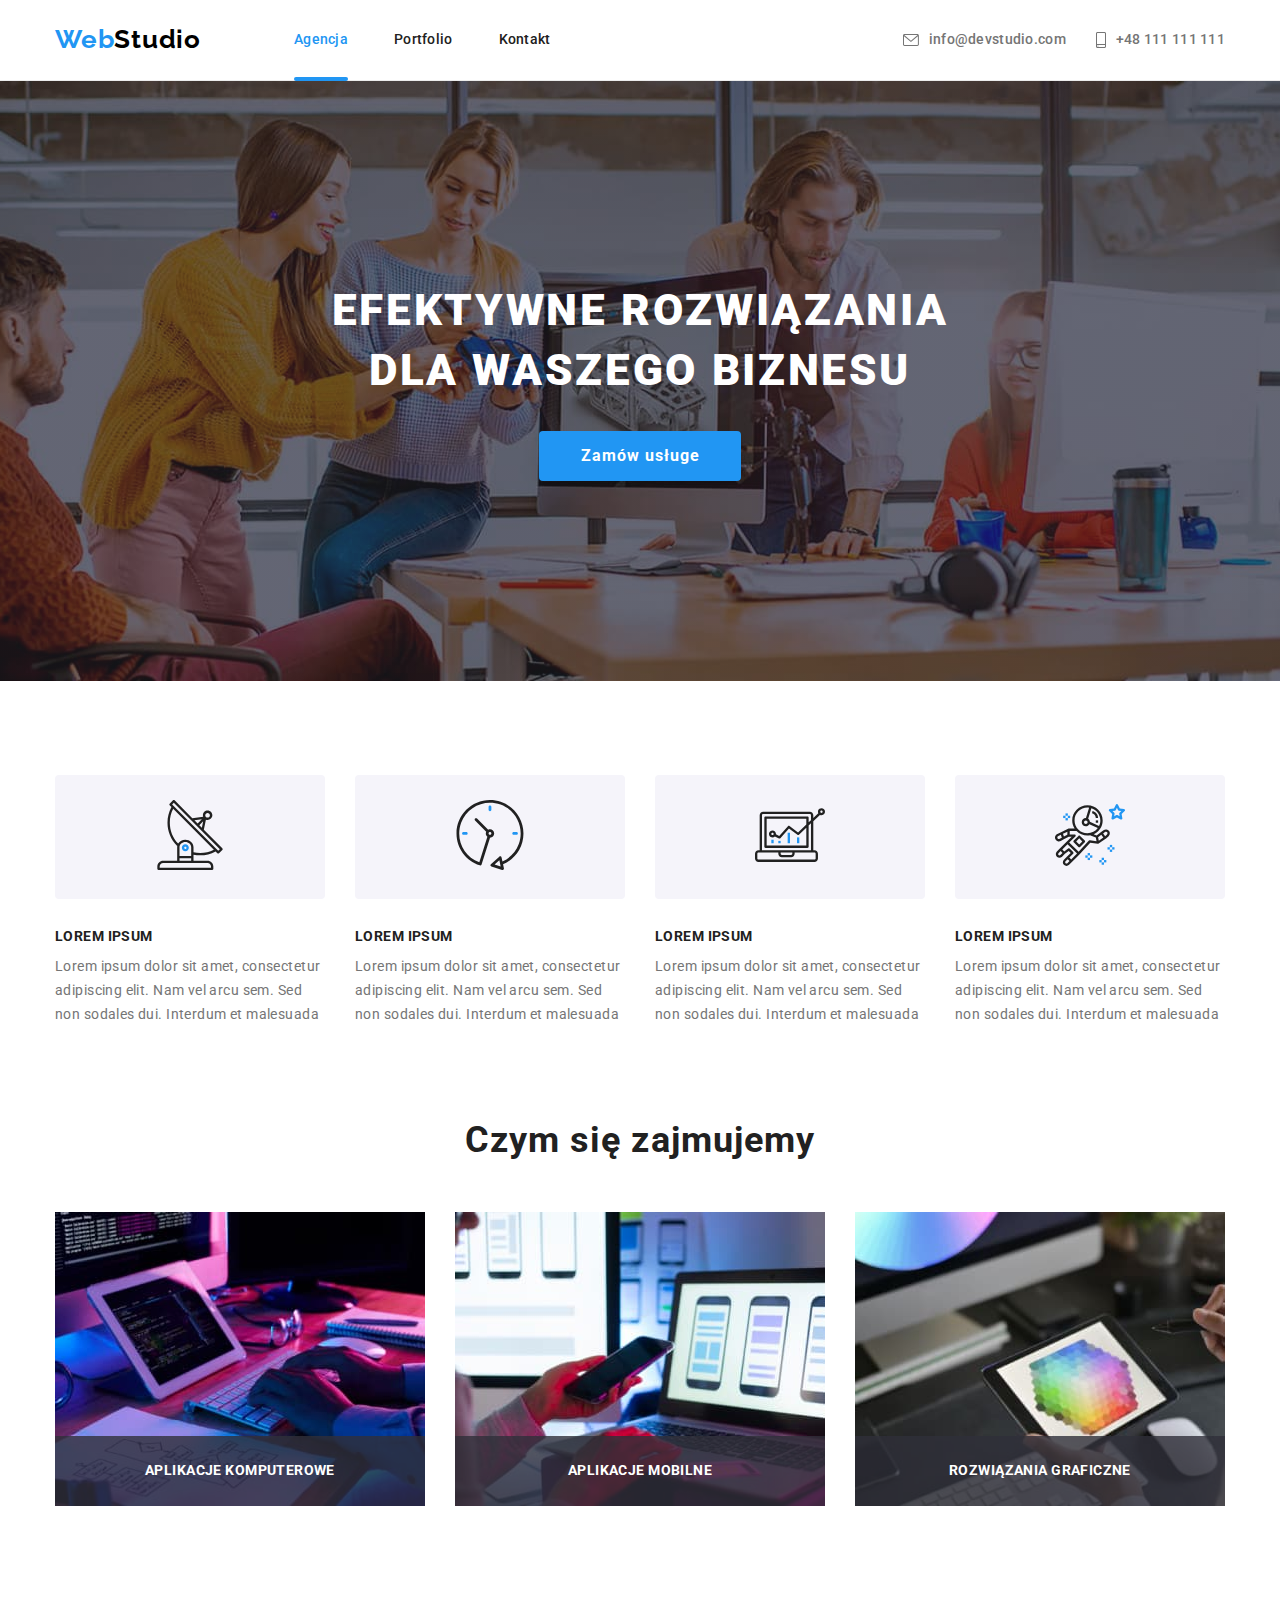
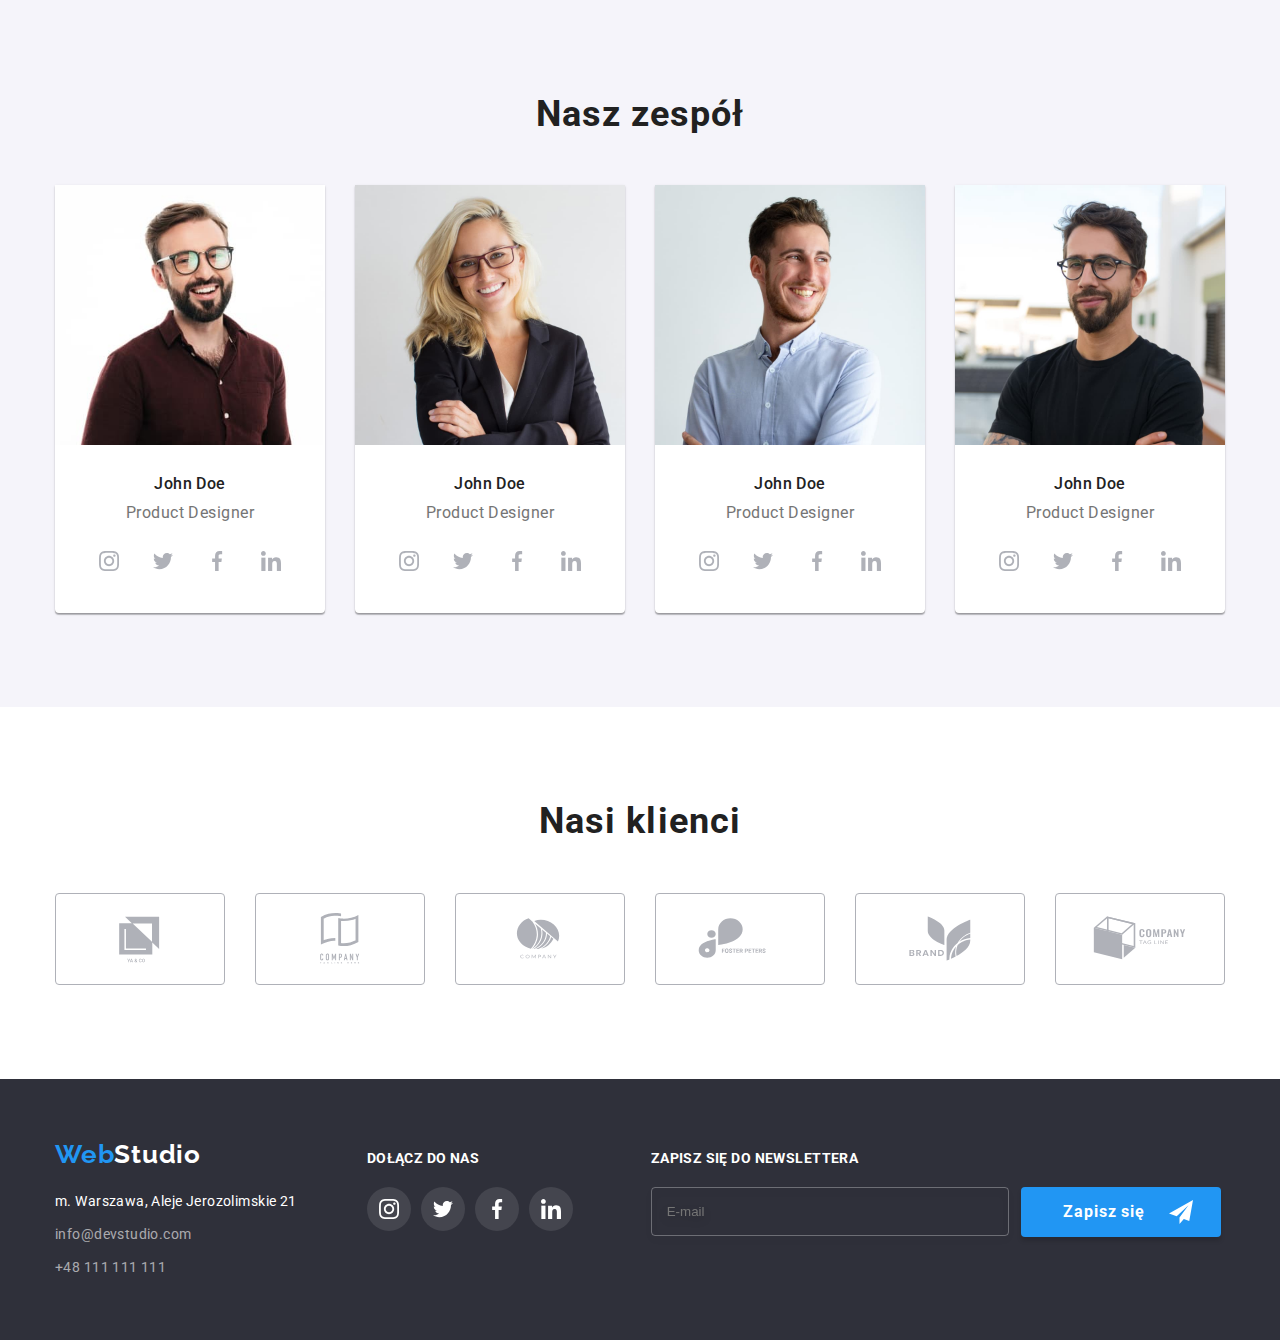
<file: index.html>
<!DOCTYPE html>
<html lang="pl">
    <head>
        <meta charset="UTF-8" />
        <meta http-equiv="X-UA-Compatible" content="IE=edge" />
        <meta name="viewport" content="width=device-width, initial-scale=1.0" />
        <title>Studio</title>
        <link
            rel="stylesheet"
            href="https://cdnjs.cloudflare.com/ajax/libs/modern-normalize/1.1.0/modern-normalize.min.css"
            integrity="sha512-wpPYUAdjBVSE4KJnH1VR1HeZfpl1ub8YT/NKx4PuQ5NmX2tKuGu6U/JRp5y+Y8XG2tV+wKQpNHVUX03MfMFn9Q=="
            crossorigin="anonymous"
            referrerpolicy="no-referrer"
        />
        <link rel="preconnect" href="https://fonts.googleapis.com" />
        <link rel="preconnect" href="https://fonts.gstatic.com" crossorigin />
        <link
            href="https://fonts.googleapis.com/css2?family=Raleway:wght@700&family=Roboto:wght@400;500;700;900&display=swap"
            rel="stylesheet"
        />
        <link rel="stylesheet" href="./css/main.min.css" />
    </head>
    <body>
        <!-- HEADER -->
        <header class="header">
            <div class="container">
                <!-- MENU -->
                <div class="menu">
                    <!-- HEADER LOGO -->
                    <a href="./index.html" class="logo"
                        >Web<span class="logo logo--black">Studio</span></a
                    >
                    <!-- HEADER NAV -->
                    <nav class="navigation">
                        <a href="./index.html" class="navigation__link navigation__link--active"
                            >Agencja</a
                        >
                        <a href="./portfolio.html" class="navigation__link">Portfolio</a>
                        <a href="#" class="navigation__link">Kontakt</a>
                    </nav>
                </div>
                <!-- CONTACT -->
                <div class="contact">
                    <a href="mailto:info@devstudio.com" class="contact__link"
                        ><svg width="16" height="12">
                            <use href="./images/icons.svg#icon-envelope"></use>
                        </svg>
                        info@devstudio.com</a
                    >
                    <a href="tel:+48111111111" class="contact__link"
                        ><svg width="10" height="16">
                            <use href="./images/icons.svg#icon-smartphone"></use>
                        </svg>
                        +48&nbsp;111&nbsp;111&nbsp;111</a
                    >
                </div>
            </div>
        </header>
        <!-- STUDIO -->
        <main>
            <!-- SOLUTION -->
            <section class="solution">
                <div class="container">
                    <h1 class="solution__title">EFEKTYWNE ROZWIĄZANIA DLA WASZEGO BIZNESU</h1>
                    <button type="button" class="btn btn--primary solution__btn" data-modal-open>
                        Zamów usługe
                    </button>
                </div>
            </section>
            <!-- ADVENTAGES -->
            <section class="adventages section">
                <div class="container">
                    <div class="adventages__card">
                        <div class="adventages__img">
                            <svg width="70" height="70">
                                <use href="./images/icons.svg#icon-antenna"></use>
                            </svg>
                        </div>
                        <h3 class="adventages__title">LOREM IPSUM</h3>
                        <p class="adventages__description">
                            Lorem ipsum dolor sit amet, consectetur adipiscing elit. Nam vel arcu
                            sem. Sed non sodales dui. Interdum et malesuada
                        </p>
                    </div>
                    <div class="adventages__card">
                        <div class="adventages__img">
                            <svg width="70" height="70">
                                <use href="./images/icons.svg#icon-clock"></use>
                            </svg>
                        </div>
                        <h3 class="adventages__title">LOREM IPSUM</h3>
                        <p class="adventages__description">
                            Lorem ipsum dolor sit amet, consectetur adipiscing elit. Nam vel arcu
                            sem. Sed non sodales dui. Interdum et malesuada
                        </p>
                    </div>
                    <div class="adventages__card">
                        <div class="adventages__img">
                            <svg width="70" height="70">
                                <use href="./images/icons.svg#icon-diagram"></use>
                            </svg>
                        </div>
                        <h3 class="adventages__title">LOREM IPSUM</h3>
                        <p class="adventages__description">
                            Lorem ipsum dolor sit amet, consectetur adipiscing elit. Nam vel arcu
                            sem. Sed non sodales dui. Interdum et malesuada
                        </p>
                    </div>
                    <div class="adventages__card">
                        <div class="adventages__img">
                            <svg width="70" height="70">
                                <use href="./images/icons.svg#icon-astronaut"></use>
                            </svg>
                        </div>
                        <h3 class="adventages__title">LOREM IPSUM</h3>
                        <p class="adventages__description">
                            Lorem ipsum dolor sit amet, consectetur adipiscing elit. Nam vel arcu
                            sem. Sed non sodales dui. Interdum et malesuada
                        </p>
                    </div>
                </div>
            </section>
            <!-- JOB -->
            <section class="job section">
                <div class="container">
                    <h2 class="section__title">Czym się zajmujemy</h2>
                    <div class="job__list">
                        <div class="job__item">
                            <img
                                src="./images/main_page/what_we_do/what_we_do_1.jpg"
                                alt="#"
                                width="370"
                                height="294"
                            />
                            <p class="job__description">Aplikacje komputerowe</p>
                        </div>
                        <div class="job__item">
                            <img
                                src="./images/main_page/what_we_do/what_we_do_2.jpg"
                                alt="#"
                                width="370"
                                height="294"
                            />
                            <p class="job__description">Aplikacje mobilne</p>
                        </div>
                        <div class="job__item">
                            <img
                                src="./images/main_page/what_we_do/what_we_do_3.jpg"
                                alt="#"
                                width="370"
                                height="294"
                            />
                            <p class="job__description">Rozwiązania graficzne</p>
                        </div>
                    </div>
                </div>
            </section>
            <!-- TEAM -->
            <section class="team section">
                <div class="container">
                    <h2 class="section__title">Nasz zespół</h2>
                    <div class="team__list">
                        <figure class="team__item">
                            <img
                                src="./images/main_page/our_squad/product_designer.jpg"
                                alt="#"
                                width="270"
                                height="260"
                            />
                            <figcaption class="team__figcaption">
                                <h3 class="team__title">John Doe</h3>
                                <p class="team__description">Product Designer</p>
                                <div class="social-media">
                                    <a href="#" class="social-media__icon">
                                        <svg width="20" height="20">
                                            <use href="./images/icons.svg#icon-instagram"></use>
                                        </svg> </a
                                    ><a href="#" class="social-media__icon">
                                        <svg width="20" height="20">
                                            <use href="./images/icons.svg#icon-twitter"></use>
                                        </svg> </a
                                    ><a href="#" class="social-media__icon">
                                        <svg width="20" height="20">
                                            <use href="./images/icons.svg#icon-facebook"></use>
                                        </svg> </a
                                    ><a href="#" class="social-media__icon">
                                        <svg width="20" height="20">
                                            <use href="./images/icons.svg#icon-linkedin"></use>
                                        </svg>
                                    </a>
                                </div>
                            </figcaption>
                        </figure>
                        <figure class="team__item">
                            <img
                                src="./images/main_page/our_squad/frontend_developer.jpg"
                                alt="#"
                                width="270"
                                height="260"
                            />
                            <figcaption class="team__figcaption">
                                <h3 class="team__title">John Doe</h3>
                                <p class="team__description">Product Designer</p>
                                <div class="social-media">
                                    <a href="#" class="social-media__icon">
                                        <svg width="20" height="20">
                                            <use href="./images/icons.svg#icon-instagram"></use>
                                        </svg> </a
                                    ><a href="#" class="social-media__icon">
                                        <svg width="20" height="20">
                                            <use href="./images/icons.svg#icon-twitter"></use>
                                        </svg> </a
                                    ><a href="#" class="social-media__icon">
                                        <svg width="20" height="20">
                                            <use href="./images/icons.svg#icon-facebook"></use>
                                        </svg> </a
                                    ><a href="#" class="social-media__icon">
                                        <svg width="20" height="20">
                                            <use href="./images/icons.svg#icon-linkedin"></use>
                                        </svg>
                                    </a>
                                </div>
                            </figcaption>
                        </figure>
                        <figure class="team__item">
                            <img
                                src="./images/main_page/our_squad/marketer.jpg"
                                alt="#"
                                width="270"
                                height="260"
                            />
                            <figcaption class="team__figcaption">
                                <h3 class="team__title">John Doe</h3>
                                <p class="team__description">Product Designer</p>
                                <div class="social-media">
                                    <a href="#" class="social-media__icon">
                                        <svg width="20" height="20">
                                            <use href="./images/icons.svg#icon-instagram"></use>
                                        </svg> </a
                                    ><a href="#" class="social-media__icon">
                                        <svg width="20" height="20">
                                            <use href="./images/icons.svg#icon-twitter"></use>
                                        </svg> </a
                                    ><a href="#" class="social-media__icon">
                                        <svg width="20" height="20">
                                            <use href="./images/icons.svg#icon-facebook"></use>
                                        </svg> </a
                                    ><a href="#" class="social-media__icon">
                                        <svg width="20" height="20">
                                            <use href="./images/icons.svg#icon-linkedin"></use>
                                        </svg>
                                    </a>
                                </div>
                            </figcaption>
                        </figure>
                        <figure class="team__item">
                            <img
                                src="./images/main_page/our_squad/ui_designer.jpg"
                                alt="#"
                                width="270"
                                height="260"
                            />
                            <figcaption class="team__figcaption">
                                <h3 class="team__title">John Doe</h3>
                                <p class="team__description">Product Designer</p>
                                <div class="social-media">
                                    <a href="#" class="social-media__icon">
                                        <svg width="20" height="20">
                                            <use href="./images/icons.svg#icon-instagram"></use>
                                        </svg> </a
                                    ><a href="#" class="social-media__icon">
                                        <svg width="20" height="20">
                                            <use href="./images/icons.svg#icon-twitter"></use>
                                        </svg> </a
                                    ><a href="#" class="social-media__icon">
                                        <svg width="20" height="20">
                                            <use href="./images/icons.svg#icon-facebook"></use>
                                        </svg> </a
                                    ><a href="#" class="social-media__icon">
                                        <svg width="20" height="20">
                                            <use href="./images/icons.svg#icon-linkedin"></use>
                                        </svg>
                                    </a>
                                </div>
                            </figcaption>
                        </figure>
                    </div>
                </div>
            </section>
            <!-- CLIENTS -->
            <section class="clients section">
                <div class="container">
                    <h2 class="section__title">Nasi klienci</h2>
                    <div class="clients__list">
                        <a href="#" class="clients__item">
                            <svg width="106" height="60">
                                <use href="./images/icons.svg#icon-company_yaco"></use>
                            </svg>
                        </a>
                        <a href="#" class="clients__item">
                            <svg width="106" height="60">
                                <use href="./images/icons.svg#icon-company_tagline_here"></use>
                            </svg>
                        </a>
                        <a href="#" class="clients__item">
                            <svg width="106" height="60">
                                <use href="./images/icons.svg#icon-company_noname"></use>
                            </svg>
                        </a>
                        <a href="#" class="clients__item">
                            <svg width="106" height="60">
                                <use href="./images/icons.svg#icon-company_forster_peters"></use>
                            </svg>
                        </a>
                        <a href="#" class="clients__item">
                            <svg width="106" height="60">
                                <use href="./images/icons.svg#icon-company_brand"></use>
                            </svg>
                        </a>
                        <a href="#" class="clients__item">
                            <svg width="106" height="60">
                                <use href="./images/icons.svg#icon-company_tag_line"></use>
                            </svg>
                        </a>
                    </div>
                </div>
            </section>
        </main>
        <!-- FOOTER -->
        <footer class="footer">
            <div class="container">
                <!-- FOOTER LOGO + ADDRESS -->
                <div class="footer__address">
                    <!-- FOOTER LOGO-->
                    <a href="./index.html" class="logo"
                        >Web<span class="logo logo--white">Studio</span></a
                    >
                    <!-- FOOTER ADDRESS -->
                    <address class="address">
                        <p>m. Warszawa, Aleje Jerozolimskie 21</p>
                        <a href="mailto:info@devstudio.com" class="address__link"
                            >info@devstudio.com</a
                        >
                        <a href="tel:+48111111111" class="address__link">+48 111 111 111</a>
                    </address>
                </div>
                <!-- FOOTER SOCIAL -->
                <div class="footer__social">
                    <p class="footer__title">Dołącz do nas</p>
                    <div class="social-media">
                        <a href="#" class="social-media__icon social-media__icon--footer">
                            <svg width="20" height="20">
                                <use href="./images/icons.svg#icon-instagram"></use>
                            </svg>
                        </a>
                        <a href="#" class="social-media__icon social-media__icon--footer">
                            <svg width="20" height="20">
                                <use href="./images/icons.svg#icon-twitter"></use>
                            </svg>
                        </a>
                        <a href="#" class="social-media__icon social-media__icon--footer">
                            <svg width="20" height="20">
                                <use href="./images/icons.svg#icon-facebook"></use>
                            </svg>
                        </a>
                        <a href="#" class="social-media__icon social-media__icon--footer">
                            <svg width="20" height="20">
                                <use href="./images/icons.svg#icon-linkedin"></use>
                            </svg>
                        </a>
                    </div>
                </div>
                <!-- FOOTER FORM -->
                <div class="footer__form">
                    <p class="footer__title">Zapisz się do newslettera</p>
                    <form class="subscribe">
                        <input
                            type="email"
                            placeholder="E-mail"
                            name="newsletter-email"
                            class="subscribe__input"
                        />
                        <button type="submit" class="btn btn--primary subscribe__btn">
                            Zapisz się
                            <svg width="24" height="24">
                                <use href="./images/icons.svg#icon-icon-send"></use>
                            </svg>
                        </button>
                    </form>
                </div>
            </div>
        </footer>
        <!-- BACKDROP -->
        <div class="backdrop is-hidden" data-modal>
            <!-- MODAL -->
            <div class="modal">
                <p class="modal__title">Zostaw swoje dane w formularzu poniżej</p>
                <!-- MODAL FORM -->
                <form class="form" name="signup_form">
                    <label class="form__label">
                        Imie
                        <span class="form__card">
                            <svg width="18" height="18" class="form__icon">
                                <use href="./images/icons.svg#icon-person"></use>
                            </svg>
                            <input type="text" name="name" class="form__input" />
                        </span>
                    </label>
                    <label class="form__label">
                        Telefon
                        <span class="form__card">
                            <svg width="18" height="18" class="form__icon">
                                <use href="./images/icons.svg#icon-phone"></use>
                            </svg>
                            <input type="text" name="phone" class="form__input" />
                        </span>
                    </label>
                    <label class="form__label">
                        Email
                        <span class="form__card">
                            <svg width="18" height="18" class="form__icon">
                                <use href="./images/icons.svg#icon-email"></use>
                            </svg>
                            <input type="text" name="email" class="form__input" />
                        </span>
                    </label>
                    <label class="form__label">
                        Komentarz
                        <span class="form__card">
                            <textarea
                                placeholder="Wprowadź tekst"
                                name="feedback"
                                class="form__textarea"
                            ></textarea>
                        </span>
                    </label>
                    <label class="form__checkbox">
                        <span class="form__tab">
                            <svg class="form__confirm-icon" width="16" height="15">
                                <use href="./images/icons.svg#icon-checkbox-checked"></use>
                            </svg>
                            <input class="form__confirm-input" type="checkbox" name="rules" />
                        </span>
                        <span class="form__tab">
                            Oświadczam iż akceptuję&nbsp;<a href="#" class="form__privacy"
                                >Regulamin</a
                            >&nbsp;i&nbsp;
                            <a href="#" class="form__privacy">Politykę Prywatności.</a>
                        </span>
                    </label>
                    <button type="submit" class="btn btn--primary form__btn">Wyślij</button>
                </form>
                <!-- MODAL CLOSE BUTTON -->
                <button type="button" class="modal__close-btn" data-modal-close>
                    <svg width="18" height="18">
                        <use href="./images/icons.svg#icon-close-btn"></use>
                    </svg>
                </button>
            </div>
        </div>
        <!-- SCRIPT TO OPEN FORM -->
        <script src="./js/modal.js"></script>
    </body>
</html>
</file>
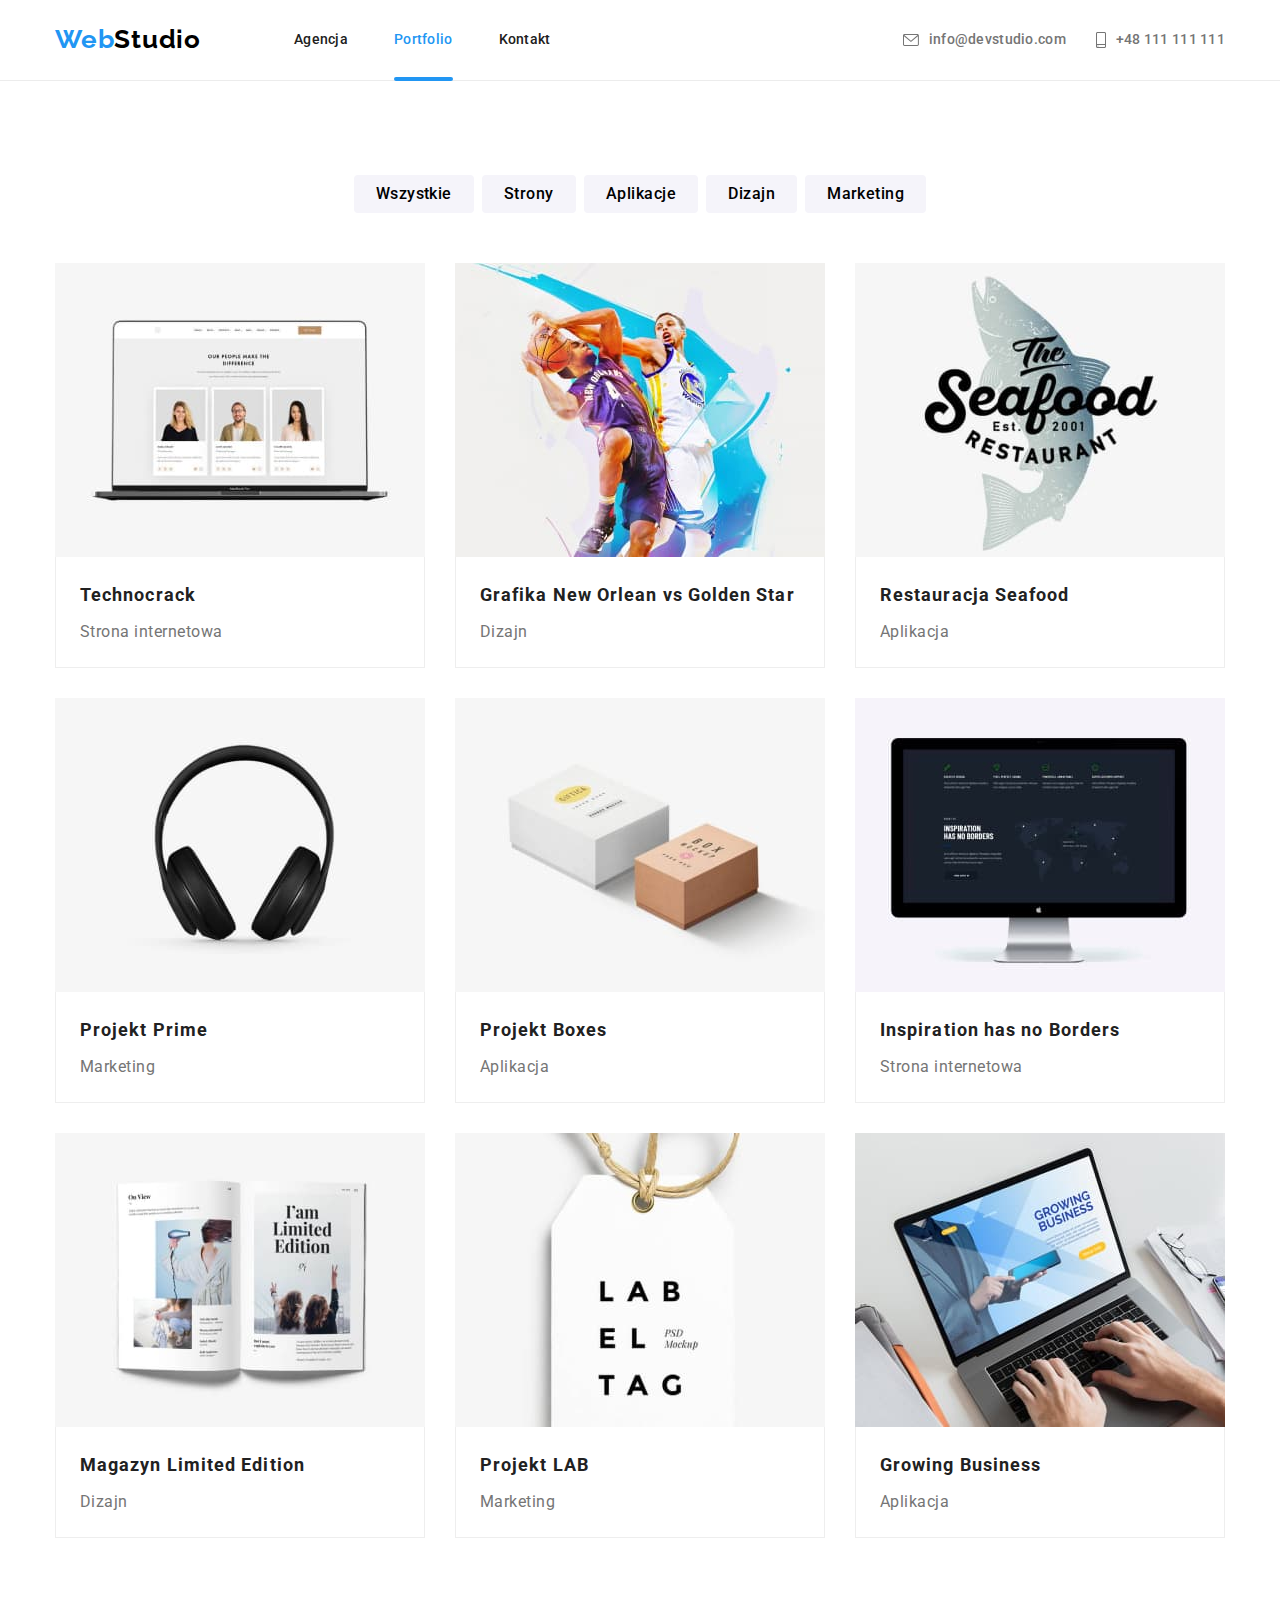
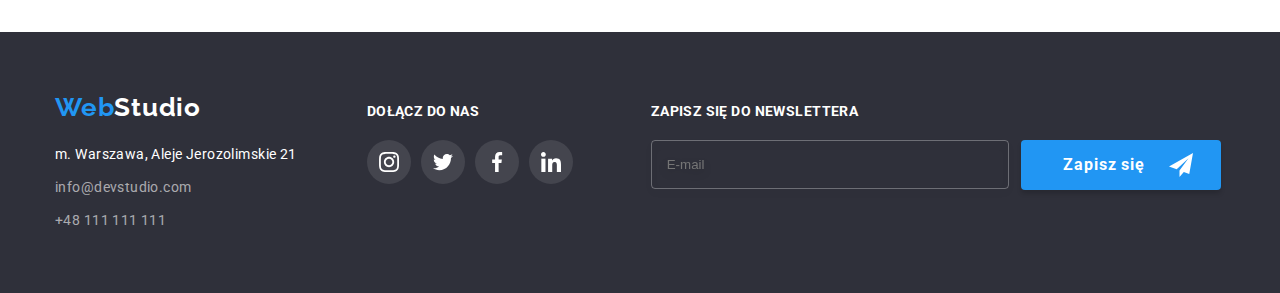
<file: portfolio.html>
<!DOCTYPE html>
<html lang="pl">
    <head>
        <meta charset="UTF-8" />
        <meta http-equiv="X-UA-Compatible" content="IE=edge" />
        <meta name="viewport" content="width=device-width, initial-scale=1.0" />
        <title>Portfolio</title>
        <link
            rel="stylesheet"
            href="https://cdnjs.cloudflare.com/ajax/libs/modern-normalize/1.1.0/modern-normalize.min.css"
            integrity="sha512-wpPYUAdjBVSE4KJnH1VR1HeZfpl1ub8YT/NKx4PuQ5NmX2tKuGu6U/JRp5y+Y8XG2tV+wKQpNHVUX03MfMFn9Q=="
            crossorigin="anonymous"
            referrerpolicy="no-referrer"
        />
        <link rel="preconnect" href="https://fonts.googleapis.com" />
        <link rel="preconnect" href="https://fonts.gstatic.com" crossorigin />
        <link
            href="https://fonts.googleapis.com/css2?family=Raleway:wght@700&family=Roboto:wght@400;500;700;900&display=swap"
            rel="stylesheet"
        />
        <link rel="stylesheet" href="./css/main.min.css" />
    </head>
    <body>
        <!-- HEADER -->
        <header class="header">
            <div class="container">
                <!-- MENU -->
                <div class="menu">
                    <!-- HEADER LOGO -->
                    <a href="./index.html" class="logo"
                        >Web<span class="logo logo--black">Studio</span></a
                    >
                    <!-- HEADER NAV -->
                    <nav class="navigation">
                        <a href="./index.html" class="navigation__link">Agencja</a>
                        <a href="./portfolio.html" class="navigation__link navigation__link--active"
                            >Portfolio</a
                        >
                        <a href="#" class="navigation__link">Kontakt</a>
                    </nav>
                </div>
                <!-- CONTACT -->
                <div class="contact">
                    <a href="mailto:info@devstudio.com" class="contact__link"
                        ><svg width="16" height="12">
                            <use href="./images/icons.svg#icon-envelope"></use>
                        </svg>
                        info@devstudio.com</a
                    >
                    <a href="tel:+48111111111" class="contact__link"
                        ><svg width="10" height="16">
                            <use href="./images/icons.svg#icon-smartphone"></use>
                        </svg>
                        +48&nbsp;111&nbsp;111&nbsp;111</a
                    >
                </div>
            </div>
        </header>
        <!-- PORTFOLIO -->
        <main>
            <section class="section">
                <div class="container">
                    <!-- FILTER BUTTONS -->
                    <div class="filters">
                        <button type="button" class="btn btn--secondary filters__btn">Wszystkie</button>
                        <button type="button" class="btn btn--secondary filters__btn">Strony</button>
                        <button type="button" class="btn btn--secondary filters__btn">Aplikacje</button>
                        <button type="button" class="btn btn--secondary filters__btn">Dizajn</button>
                        <button type="button" class="btn btn--secondary filters__btn">Marketing</button>
                    </div>
                    <!-- PROJECTS -->
                    <div class="projects">
                        <!-- 1 PROJECT -->
                        <figure tabindex="0" class="projects__figure">
                            <div class="projects__img">
                                <img
                                    src="./images/porfolio/technocrack.jpg"
                                    alt="#"
                                    width="370"
                                    height="294"
                                />
                                <div class="projects__overlay">
                                    <p class="projects__description">
                                        Technocrack jest popularną platformą wykorzystywaną do
                                        rozpowszechniania koronawirusa. Firmy wykorzystują tę
                                        platformę do celów szpiegowskich i ataków na
                                        niezabezpieczone serwery konkurencji
                                    </p>
                                </div>
                            </div>

                            <figcaption class="projects__figcaption">
                                <h3 class="projects__title">Technocrack</h3>
                                <p class="projects__kind">Strona internetowa</p>
                            </figcaption>
                        </figure>
                        <!-- 2 PROJECT -->
                        <figure tabindex="0" class="projects__figure">
                            <div class="projects__img">
                                <img
                                    src="./images/porfolio/new_orlean_vs_golden_star.jpg"
                                    alt="#"
                                    width="370"
                                    height="294"
                                />
                                <div class="projects__overlay">
                                    <p class="projects__description">
                                        Technocrack jest popularną platformą wykorzystywaną do
                                        rozpowszechniania koronawirusa. Firmy wykorzystują tę
                                        platformę do celów szpiegowskich i ataków na
                                        niezabezpieczone serwery konkurencji
                                    </p>
                                </div>
                            </div>
                            <figcaption class="projects__figcaption">
                                <h3 class="projects__title">Grafika New Orlean vs Golden Star</h3>
                                <p class="projects__kind">Dizajn</p>
                            </figcaption>
                        </figure>
                        <!-- 3 PROJECT -->
                        <figure tabindex="0" class="projects__figure">
                            <div class="projects__img">
                                <img
                                    src="./images/porfolio/reastaurant_seafood.jpg"
                                    alt="#"
                                    width="370"
                                    height="294"
                                />
                                <div class="projects__overlay">
                                    <p class="projects__description">
                                        Technocrack jest popularną platformą wykorzystywaną do
                                        rozpowszechniania koronawirusa. Firmy wykorzystują tę
                                        platformę do celów szpiegowskich i ataków na
                                        niezabezpieczone serwery konkurencji
                                    </p>
                                </div>
                            </div>
                            <figcaption class="projects__figcaption">
                                <h3 class="projects__title">Restauracja Seafood</h3>
                                <p class="projects__kind">Aplikacja</p>
                            </figcaption>
                        </figure>
                        <!-- 4 PROJECT -->
                        <figure tabindex="0" class="projects__figure">
                            <div class="projects__img">
                                <img
                                    src="./images/porfolio/project_prime.jpg"
                                    alt="#"
                                    width="370"
                                    height="294"
                                />
                                <div class="projects__overlay">
                                    <p class="projects__description">
                                        Technocrack jest popularną platformą wykorzystywaną do
                                        rozpowszechniania koronawirusa. Firmy wykorzystują tę
                                        platformę do celów szpiegowskich i ataków na
                                        niezabezpieczone serwery konkurencji
                                    </p>
                                </div>
                            </div>
                            <figcaption class="projects__figcaption">
                                <h3 class="projects__title">Projekt Prime</h3>
                                <p class="projects__kind">Marketing</p>
                            </figcaption>
                        </figure>
                        <!-- 5 PROJECT-->
                        <figure tabindex="0" class="projects__figure">
                            <div class="projects__img">
                                <img
                                    src="./images/porfolio/project_boxes.jpg"
                                    alt="#"
                                    width="370"
                                    height="294"
                                />
                                <div class="projects__overlay">
                                    <p class="projects__description">
                                        Technocrack jest popularną platformą wykorzystywaną do
                                        rozpowszechniania koronawirusa. Firmy wykorzystują tę
                                        platformę do celów szpiegowskich i ataków na
                                        niezabezpieczone serwery konkurencji
                                    </p>
                                </div>
                            </div>
                            <figcaption class="projects__figcaption">
                                <h3 class="projects__title">Projekt Boxes</h3>
                                <p class="projects__kind">Aplikacja</p>
                            </figcaption>
                        </figure>
                        <!-- 6 PROJECT -->
                        <figure tabindex="0" class="projects__figure">
                            <div class="projects__img">
                                <img
                                    src="./images/porfolio/inspiration_has_no_borders.jpg"
                                    alt="#"
                                    width="370"
                                    height="294"
                                />
                                <div class="projects__overlay">
                                    <p class="projects__description">
                                        Technocrack jest popularną platformą wykorzystywaną do
                                        rozpowszechniania koronawirusa. Firmy wykorzystują tę
                                        platformę do celów szpiegowskich i ataków na
                                        niezabezpieczone serwery konkurencji
                                    </p>
                                </div>
                            </div>
                            <figcaption class="projects__figcaption">
                                <h3 class="projects__title">Inspiration has no Borders</h3>
                                <p class="projects__kind">Strona internetowa</p>
                            </figcaption>
                        </figure>
                        <!-- 7 PROJECT -->
                        <figure tabindex="0" class="projects__figure">
                            <div class="projects__img">
                                <img
                                    src="./images/porfolio/magazine_limited_edition.jpg"
                                    alt="#"
                                    width="370"
                                    height="294"
                                />
                                <div class="projects__overlay">
                                    <p class="projects__description">
                                        Technocrack jest popularną platformą wykorzystywaną do
                                        rozpowszechniania koronawirusa. Firmy wykorzystują tę
                                        platformę do celów szpiegowskich i ataków na
                                        niezabezpieczone serwery konkurencji
                                    </p>
                                </div>
                            </div>
                            <figcaption class="projects__figcaption">
                                <h3 class="projects__title">Magazyn Limited Edition</h3>
                                <p class="projects__kind">Dizajn</p>
                            </figcaption>
                        </figure>
                        <!-- 8 PROJECT -->
                        <figure tabindex="0" class="projects__figure">
                            <div class="projects__img">
                                <img
                                    src="./images/porfolio/project_lab.jpg"
                                    alt="#"
                                    width="370"
                                    height="294"
                                />
                                <div class="projects__overlay">
                                    <p class="projects__description">
                                        Technocrack jest popularną platformą wykorzystywaną do
                                        rozpowszechniania koronawirusa. Firmy wykorzystują tę
                                        platformę do celów szpiegowskich i ataków na
                                        niezabezpieczone serwery konkurencji
                                    </p>
                                </div>
                            </div>
                            <figcaption class="projects__figcaption">
                                <h3 class="projects__title">Projekt LAB</h3>
                                <p class="projects__kind">Marketing</p>
                            </figcaption>
                        </figure>
                        <!-- 9 PROJECT -->
                        <figure tabindex="0" class="projects__figure">
                            <div class="projects__img">
                                <img
                                    src="./images/porfolio/growing_business.jpg"
                                    alt="#"
                                    width="370"
                                    height="294"
                                />
                                <div class="projects__overlay">
                                    <p class="projects__description">
                                        Technocrack jest popularną platformą wykorzystywaną do
                                        rozpowszechniania koronawirusa. Firmy wykorzystują tę
                                        platformę do celów szpiegowskich i ataków na
                                        niezabezpieczone serwery konkurencji
                                    </p>
                                </div>
                            </div>
                            <figcaption class="projects__figcaption">
                                <h3 class="projects__title">Growing Business</h3>
                                <p class="projects__kind">Aplikacja</p>
                            </figcaption>
                        </figure>
                    </div>
                </div>
            </section>
        </main>
        <!-- FOOTER -->
        <!-- FOOTER -->
        <footer class="footer">
            <div class="container">
                <!-- FOOTER LOGO + ADDRESS -->
                <div class="footer__address">
                    <!-- FOOTER LOGO-->
                    <a href="./index.html" class="logo"
                        >Web<span class="logo logo--white">Studio</span></a
                    >
                    <!-- FOOTER ADDRESS -->
                    <address class="address">
                        <p>m. Warszawa, Aleje Jerozolimskie 21</p>
                        <a href="mailto:info@devstudio.com" class="address__link"
                            >info@devstudio.com</a
                        >
                        <a href="tel:+48111111111" class="address__link">+48 111 111 111</a>
                    </address>
                </div>
                <!-- FOOTER SOCIAL -->
                <div class="footer__social">
                    <p class="footer__title">Dołącz do nas</p>
                    <div class="social-media">
                        <a href="#" class="social-media__icon social-media__icon--footer">
                            <svg width="20" height="20">
                                <use href="./images/icons.svg#icon-instagram"></use>
                            </svg>
                        </a>
                        <a href="#" class="social-media__icon social-media__icon--footer">
                            <svg width="20" height="20">
                                <use href="./images/icons.svg#icon-twitter"></use>
                            </svg>
                        </a>
                        <a href="#" class="social-media__icon social-media__icon--footer">
                            <svg width="20" height="20">
                                <use href="./images/icons.svg#icon-facebook"></use>
                            </svg>
                        </a>
                        <a href="#" class="social-media__icon social-media__icon--footer">
                            <svg width="20" height="20">
                                <use href="./images/icons.svg#icon-linkedin"></use>
                            </svg>
                        </a>
                    </div>
                </div>
                <!-- FOOTER FORM -->
                <div class="footer__form">
                    <p class="footer__title">Zapisz się do newslettera</p>
                    <form class="subscribe">
                        <input
                            type="email"
                            placeholder="E-mail"
                            name="newsletter-email"
                            class="subscribe__input"
                        />
                        <button type="submit" class="btn btn--primary subscribe__btn">
                            Zapisz się
                            <svg width="24" height="24">
                                <use href="./images/icons.svg#icon-icon-send"></use>
                            </svg>
                        </button>
                    </form>
                </div>
            </div>
        </footer>
    </body>
</html>
</file>
<file: css/main.min.css>
* {
  margin: 0;
  padding: 0;
  -webkit-box-sizing: border-box;
          box-sizing: border-box;
}

img {
  display: block;
}

a {
  text-decoration: none;
}

button {
  cursor: pointer;
}

body {
  font-family: "Roboto", sans-serif;
  color: #212121;
}

.container {
  max-width: 1200px;
  margin: 0 auto;
  padding: 0 15px;
}

.section {
  padding-top: 94px;
  padding-bottom: 94px;
}
.section__title {
  font-weight: 700;
  font-size: 36px;
  line-height: 1.16;
  text-align: center;
  letter-spacing: 0.03em;
  margin-bottom: 50px;
}

.btn {
  font-family: "Roboto", sans-serif;
  font-size: 16px;
  border-radius: 4px;
  border-style: none;
  -webkit-transition: 250ms cubic-bezier(0.4, 0, 0.2, 1);
  transition: 250ms cubic-bezier(0.4, 0, 0.2, 1);
}
.btn--primary {
  background-color: #2196f3;
  -webkit-box-shadow: 0px 4px 4px rgba(0, 0, 0, 0.15);
          box-shadow: 0px 4px 4px rgba(0, 0, 0, 0.15);
  font-weight: 700;
  line-height: 1.88;
  letter-spacing: 0.06em;
  color: #ffffff;
}
.btn--primary:is(:hover, :focus) {
  background-color: #ffffff;
  color: #2196f3;
}
.btn--secondary {
  background-color: #f5f4fa;
  font-weight: 500;
  line-height: 1.62;
  letter-spacing: 0.03em;
}
.btn--secondary:is(:hover, focus) {
  background-color: #2196f3;
  color: #ffffff;
  -webkit-box-shadow: 0px 3px 1px rgba(0, 0, 0, 0.1), 0px 1px 2px rgba(0, 0, 0, 0.08), 0px 2px 2px rgba(0, 0, 0, 0.12);
          box-shadow: 0px 3px 1px rgba(0, 0, 0, 0.1), 0px 1px 2px rgba(0, 0, 0, 0.08), 0px 2px 2px rgba(0, 0, 0, 0.12);
}

.social-media {
  display: -webkit-box;
  display: -ms-flexbox;
  display: flex;
  -webkit-box-pack: center;
      -ms-flex-pack: center;
          justify-content: center;
  -webkit-box-align: center;
      -ms-flex-align: center;
          align-items: center;
  gap: 10px;
}
.social-media__icon {
  display: -webkit-box;
  display: -ms-flexbox;
  display: flex;
  -webkit-box-pack: center;
      -ms-flex-pack: center;
          justify-content: center;
  -webkit-box-align: center;
      -ms-flex-align: center;
          align-items: center;
  padding: 12px;
  border-radius: 50%;
  fill: #afb1b8;
  -webkit-transition: fill 250ms cubic-bezier(0.4, 0, 0.2, 1), background-color 250ms cubic-bezier(0.4, 0, 0.2, 1);
  transition: fill 250ms cubic-bezier(0.4, 0, 0.2, 1), background-color 250ms cubic-bezier(0.4, 0, 0.2, 1);
}
.social-media__icon--footer {
  background-color: rgba(255, 255, 255, 0.1);
  fill: #ffffff;
}
.social-media__icon:is(:hover, :focus) {
  fill: #ffffff;
  background-color: #2196f3;
}

.header {
  border-bottom: 1px solid #ececec;
  padding-top: 24px;
  padding-bottom: 25px;
}

.header .container {
  display: -webkit-box;
  display: -ms-flexbox;
  display: flex;
  -webkit-box-pack: justify;
      -ms-flex-pack: justify;
          justify-content: space-between;
  -webkit-box-align: center;
      -ms-flex-align: center;
          align-items: center;
}

.menu {
  display: -webkit-box;
  display: -ms-flexbox;
  display: flex;
  -webkit-box-pack: center;
      -ms-flex-pack: center;
          justify-content: center;
  -webkit-box-align: center;
      -ms-flex-align: center;
          align-items: center;
  gap: 93px;
}

.logo {
  font-family: "Raleway", sans-serif;
  font-weight: 700;
  font-size: 26px;
  line-height: 1.2;
  letter-spacing: 0.03em;
  color: #2196f3;
  width: -webkit-fit-content;
  width: -moz-fit-content;
  width: fit-content;
}
.logo--black {
  color: #000000;
}
.logo--white {
  color: #ffffff;
}

.navigation {
  display: -webkit-box;
  display: -ms-flexbox;
  display: flex;
  -webkit-box-pack: center;
      -ms-flex-pack: center;
          justify-content: center;
  -webkit-box-align: center;
      -ms-flex-align: center;
          align-items: center;
  gap: 46px;
}
.navigation__link {
  font-weight: 500;
  font-size: 14px;
  line-height: 1.14;
  letter-spacing: 0.02em;
  color: #212121;
  -webkit-transition: color 250ms cubic-bezier(0.4, 0, 0.2, 1);
  transition: color 250ms cubic-bezier(0.4, 0, 0.2, 1);
  position: relative;
}
.navigation__link:hover {
  color: #2196f3;
}
.navigation__link--active {
  color: #2196f3;
}
.navigation__link--active::after {
  content: "";
  background-color: #2196f3;
  border-radius: 2px;
  width: 100%;
  height: 4px;
  display: inline-block;
  position: absolute;
  bottom: 0;
  left: 0;
  -webkit-transform: translateY(33px);
          transform: translateY(33px);
}

.contact {
  display: -webkit-box;
  display: -ms-flexbox;
  display: flex;
  -webkit-box-pack: center;
      -ms-flex-pack: center;
          justify-content: center;
  -webkit-box-align: center;
      -ms-flex-align: center;
          align-items: center;
  gap: 30px;
}
.contact__link {
  font-weight: 500;
  font-size: 14px;
  line-height: 1.14;
  letter-spacing: 0.02em;
  color: #757575;
  display: -webkit-box;
  display: -ms-flexbox;
  display: flex;
  -webkit-box-pack: center;
      -ms-flex-pack: center;
          justify-content: center;
  -webkit-box-align: center;
      -ms-flex-align: center;
          align-items: center;
  gap: 10px;
  fill: #757575;
  -webkit-transition: color 250ms cubic-bezier(0.4, 0, 0.2, 1), fill 250ms cubic-bezier(0.4, 0, 0.2, 1);
  transition: color 250ms cubic-bezier(0.4, 0, 0.2, 1), fill 250ms cubic-bezier(0.4, 0, 0.2, 1);
}
.contact__link:hover {
  color: #2196f3;
  fill: #2196f3;
}

.team {
  background: #f5f4fa;
}
.team__list {
  display: -webkit-box;
  display: -ms-flexbox;
  display: flex;
  -webkit-box-pack: center;
      -ms-flex-pack: center;
          justify-content: center;
  -webkit-box-align: center;
      -ms-flex-align: center;
          align-items: center;
  -ms-flex-wrap: wrap;
      flex-wrap: wrap;
  gap: 30px;
}
.team__item {
  -webkit-box-shadow: 0px 1px 3px rgba(0, 0, 0, 0.12), 0px 1px 1px rgba(0, 0, 0, 0.14), 0px 2px 1px rgba(0, 0, 0, 0.2);
          box-shadow: 0px 1px 3px rgba(0, 0, 0, 0.12), 0px 1px 1px rgba(0, 0, 0, 0.14), 0px 2px 1px rgba(0, 0, 0, 0.2);
  border-radius: 0px 0px 4px 4px;
  background-color: #ffffff;
}
.team__figcaption {
  padding-top: 30px;
  padding-bottom: 30px;
}
.team__title {
  font-weight: 500;
  font-size: 16px;
  line-height: 1.18;
  text-align: center;
  letter-spacing: 0.03em;
  margin-bottom: 10px;
}
.team__description {
  font-weight: 400;
  font-size: 16px;
  line-height: 1.18;
  text-align: center;
  letter-spacing: 0.03em;
  color: #757575;
  margin-bottom: 16px;
}

.clients__list {
  display: -webkit-box;
  display: -ms-flexbox;
  display: flex;
  -webkit-box-pack: center;
      -ms-flex-pack: center;
          justify-content: center;
  -webkit-box-align: center;
      -ms-flex-align: center;
          align-items: center;
  -ms-flex-wrap: wrap;
      flex-wrap: wrap;
  gap: 30px;
}
.clients__item {
  display: -webkit-box;
  display: -ms-flexbox;
  display: flex;
  -webkit-box-pack: center;
      -ms-flex-pack: center;
          justify-content: center;
  -webkit-box-align: center;
      -ms-flex-align: center;
          align-items: center;
  width: 170px;
  height: 92px;
  border: 1px solid #afb1b8;
  border-radius: 4px;
  padding: 16px 32px;
  fill: #afb1b8;
  -webkit-transition: fill 250ms cubic-bezier(0.4, 0, 0.2, 1), border 250ms cubic-bezier(0.4, 0, 0.2, 1);
  transition: fill 250ms cubic-bezier(0.4, 0, 0.2, 1), border 250ms cubic-bezier(0.4, 0, 0.2, 1);
}
.clients__item:is(:hover, :focus) {
  fill: #2196f3;
  border: 1px solid #2196f3;
}

.solution {
  background-image: -webkit-gradient(linear, left top, left bottom, from(rgba(47, 48, 58, 0.4)), to(rgba(47, 48, 58, 0.4))), url(../images/main_page/solution/background_photo_section_solution.jpg);
  background-image: linear-gradient(rgba(47, 48, 58, 0.4), rgba(47, 48, 58, 0.4)), url(../images/main_page/solution/background_photo_section_solution.jpg);
  background-repeat: no-repeat;
  background-position: 50% 50%;
  background-color: #2f303a;
}
.solution .container {
  display: -webkit-box;
  display: -ms-flexbox;
  display: flex;
  -webkit-box-pack: center;
      -ms-flex-pack: center;
          justify-content: center;
  -webkit-box-align: center;
      -ms-flex-align: center;
          align-items: center;
  -webkit-box-orient: vertical;
  -webkit-box-direction: normal;
      -ms-flex-direction: column;
          flex-direction: column;
  gap: 30px;
  padding-bottom: 200px;
  padding-top: 200px;
}
.solution__title {
  font-weight: 900;
  font-size: 44px;
  line-height: 1.36;
  text-align: center;
  letter-spacing: 0.06em;
  text-transform: uppercase;
  color: #ffffff;
  max-width: 696px;
}
.solution__btn {
  padding: 10px 41px 10px 42px;
}

.adventages .container {
  display: -webkit-box;
  display: -ms-flexbox;
  display: flex;
  -webkit-box-pack: center;
      -ms-flex-pack: center;
          justify-content: center;
  -webkit-box-align: center;
      -ms-flex-align: center;
          align-items: center;
  gap: 30px;
  -ms-flex-wrap: wrap;
      flex-wrap: wrap;
}
.adventages__card {
  width: 270px;
  height: 251px;
}
.adventages__img {
  background-color: #f5f4fa;
  padding: 25px 100px;
  border-radius: 4px;
  margin-bottom: 30px;
}
.adventages__title {
  font-weight: 700;
  font-size: 14px;
  line-height: 1.14;
  letter-spacing: 0.03em;
  text-transform: uppercase;
  margin-bottom: 10px;
}
.adventages__description {
  font-size: 14px;
  line-height: 1.71;
  letter-spacing: 0.03em;
  color: #757575;
}

.job {
  padding-top: 0px;
}
.job__list {
  display: -webkit-box;
  display: -ms-flexbox;
  display: flex;
  -webkit-box-pack: center;
      -ms-flex-pack: center;
          justify-content: center;
  -webkit-box-align: center;
      -ms-flex-align: center;
          align-items: center;
  -ms-flex-wrap: wrap;
      flex-wrap: wrap;
  gap: 30px;
}
.job__item {
  position: relative;
  display: -webkit-box;
  display: -ms-flexbox;
  display: flex;
  -webkit-box-pack: center;
      -ms-flex-pack: center;
          justify-content: center;
  -webkit-box-align: center;
      -ms-flex-align: center;
          align-items: center;
}
.job__description {
  font-weight: 700;
  font-size: 14px;
  line-height: 1.14;
  text-align: center;
  letter-spacing: 0.03em;
  text-transform: uppercase;
  color: #ffffff;
  position: absolute;
  bottom: 0;
  padding-top: 27px;
  padding-bottom: 27px;
  background: rgba(47, 48, 58, 0.8);
  width: 100%;
}

.footer {
  background-color: #2f303a;
  padding-top: 60px;
  padding-bottom: 60px;
}
.footer .container {
  display: -webkit-box;
  display: -ms-flexbox;
  display: flex;
  -webkit-column-gap: 70px;
     -moz-column-gap: 70px;
          column-gap: 70px;
  -ms-flex-wrap: wrap;
      flex-wrap: wrap;
}
.footer__address {
  display: -webkit-box;
  display: -ms-flexbox;
  display: flex;
  -webkit-box-orient: vertical;
  -webkit-box-direction: normal;
      -ms-flex-direction: column;
          flex-direction: column;
  gap: 20px;
}
.footer__social {
  padding-top: 12px;
  height: -webkit-fit-content;
  height: -moz-fit-content;
  height: fit-content;
}
.footer__title {
  font-weight: 700;
  font-size: 14px;
  line-height: 1.14;
  letter-spacing: 0.03em;
  text-transform: uppercase;
  color: #ffffff;
  margin-bottom: 20px;
}
.footer__form {
  padding-top: 12px;
  padding-left: 8px;
  height: -webkit-fit-content;
  height: -moz-fit-content;
  height: fit-content;
}

.address {
  font-size: 14px;
  line-height: 1.71;
  letter-spacing: 0.03em;
  color: #ffffff;
  font-style: normal;
  display: -webkit-box;
  display: -ms-flexbox;
  display: flex;
  -webkit-box-orient: vertical;
  -webkit-box-direction: normal;
      -ms-flex-direction: column;
          flex-direction: column;
  width: -webkit-fit-content;
  width: -moz-fit-content;
  width: fit-content;
  gap: 9px;
}
.address__link {
  color: rgba(255, 255, 255, 0.6);
  width: -webkit-fit-content;
  width: -moz-fit-content;
  width: fit-content;
  -webkit-transition: color 250ms cubic-bezier(0.4, 0, 0.2, 1);
  transition: color 250ms cubic-bezier(0.4, 0, 0.2, 1);
}
.address__link:hover {
  color: #2196f3;
}

.subscribe {
  display: -webkit-box;
  display: -ms-flexbox;
  display: flex;
  -webkit-box-pack: center;
      -ms-flex-pack: center;
          justify-content: center;
  -webkit-box-align: center;
      -ms-flex-align: center;
          align-items: center;
  -ms-flex-wrap: wrap;
      flex-wrap: wrap;
  gap: 12px;
}
.subscribe__btn {
  display: -webkit-box;
  display: -ms-flexbox;
  display: flex;
  -webkit-box-pack: center;
      -ms-flex-pack: center;
          justify-content: center;
  -webkit-box-align: center;
      -ms-flex-align: center;
          align-items: center;
  gap: 24px;
  fill: #ffffff;
  padding: 10px 28px 10px 42px;
}
.subscribe__btn:is(:hover, :focus) {
  fill: #2196f3;
}
.subscribe__input {
  background-color: inherit;
  border: 1px solid rgba(255, 255, 255, 0.3);
  -webkit-filter: drop-shadow(0px 4px 4px rgba(0, 0, 0, 0.15));
          filter: drop-shadow(0px 4px 4px rgba(0, 0, 0, 0.15));
  border-radius: 4px;
  width: 358px;
  padding: 16px 15px;
  color: rgba(255, 255, 255, 0.3);
  outline: none;
}
.subscribe__input[name=newsletter-email]:focus {
  border: 1px solid #2196f3;
  color: #2196f3;
}
.subscribe__input[name=newsletter-email]:focus::-webkit-input-placeholder {
  color: #2196f3;
}
.subscribe__input[name=newsletter-email]:focus::-moz-placeholder {
  color: #2196f3;
}
.subscribe__input[name=newsletter-email]:focus:-ms-input-placeholder {
  color: #2196f3;
}
.subscribe__input[name=newsletter-email]:focus::-ms-input-placeholder {
  color: #2196f3;
}
.subscribe__input[name=newsletter-email]:focus::placeholder {
  color: #2196f3;
}

.filters {
  display: -webkit-box;
  display: -ms-flexbox;
  display: flex;
  -webkit-box-pack: center;
      -ms-flex-pack: center;
          justify-content: center;
  -webkit-box-align: center;
      -ms-flex-align: center;
          align-items: center;
  gap: 8px;
  margin-bottom: 50px;
}
.filters__btn {
  padding: 6px 22px;
}

.projects {
  display: -webkit-box;
  display: -ms-flexbox;
  display: flex;
  -webkit-box-pack: center;
      -ms-flex-pack: center;
          justify-content: center;
  -webkit-box-align: center;
      -ms-flex-align: center;
          align-items: center;
  -ms-flex-wrap: wrap;
      flex-wrap: wrap;
  gap: 30px;
}
.projects__figure {
  -webkit-transition: -webkit-box-shadow 250ms cubic-bezier(0.4, 0, 0.2, 1);
  transition: -webkit-box-shadow 250ms cubic-bezier(0.4, 0, 0.2, 1);
  transition: box-shadow 250ms cubic-bezier(0.4, 0, 0.2, 1);
  transition: box-shadow 250ms cubic-bezier(0.4, 0, 0.2, 1), -webkit-box-shadow 250ms cubic-bezier(0.4, 0, 0.2, 1);
}
.projects__figure:is(:hover, :focus) {
  cursor: pointer;
  -webkit-box-shadow: 0px 1px 1px rgba(0, 0, 0, 0.12), 0px 4px 4px rgba(0, 0, 0, 0.06), 1px 4px 6px rgba(0, 0, 0, 0.16);
          box-shadow: 0px 1px 1px rgba(0, 0, 0, 0.12), 0px 4px 4px rgba(0, 0, 0, 0.06), 1px 4px 6px rgba(0, 0, 0, 0.16);
}
.projects__figure:is(:hover, :focus) .projects__overlay {
  -webkit-transform: translateY(0);
          transform: translateY(0);
}
.projects__img {
  position: relative;
  overflow: hidden;
}
.projects__overlay {
  position: absolute;
  width: 100%;
  height: 100%;
  top: 0;
  left: 0;
  -webkit-transform: translateY(101%);
          transform: translateY(101%);
  -webkit-transition: -webkit-transform 250ms cubic-bezier(0.4, 0, 0.2, 1);
  transition: -webkit-transform 250ms cubic-bezier(0.4, 0, 0.2, 1);
  transition: transform 250ms cubic-bezier(0.4, 0, 0.2, 1);
  transition: transform 250ms cubic-bezier(0.4, 0, 0.2, 1), -webkit-transform 250ms cubic-bezier(0.4, 0, 0.2, 1);
}
.projects__description {
  font-family: "Roboto";
  font-style: normal;
  font-weight: 400;
  font-size: 18px;
  line-height: 1.56;
  letter-spacing: 0.03em;
  color: #ffffff;
  background-color: rgba(33, 150, 243, 0.9);
  height: 100%;
  padding: 49px 45px 49px 24px;
}
.projects__title {
  font-weight: 700;
  font-size: 18px;
  line-height: 2;
  letter-spacing: 0.06em;
  color: #212121;
  margin-bottom: 4px;
}
.projects__kind {
  font-weight: 400;
  font-size: 16px;
  line-height: 1.87;
  letter-spacing: 0.03em;
  color: #757575;
}
.projects__figcaption {
  border-right: 1px solid #eeeeee;
  border-bottom: 1px solid #eeeeee;
  border-left: 1px solid #eeeeee;
  padding: 20px 24px;
}

.backdrop {
  position: fixed;
  width: 100%;
  height: 100%;
  top: 0;
  right: 0;
  background-color: rgba(0, 0, 0, 0.2);
  display: -webkit-box;
  display: -ms-flexbox;
  display: flex;
  -webkit-box-pack: center;
      -ms-flex-pack: center;
          justify-content: center;
  -webkit-box-align: center;
      -ms-flex-align: center;
          align-items: center;
  -webkit-transition-property: visibility, opacity, -webkit-transform;
  transition-property: visibility, opacity, -webkit-transform;
  transition-property: visibility, opacity, transform;
  transition-property: visibility, opacity, transform, -webkit-transform;
  -webkit-transition-duration: 1250ms;
          transition-duration: 1250ms;
  -webkit-transition-timing-function: cubic-bezier(0.4, 0, 0.2, 1);
          transition-timing-function: cubic-bezier(0.4, 0, 0.2, 1);
  cursor: not-allowed;
}

.is-hidden {
  opacity: 0;
  visibility: hidden;
  pointer-events: none;
}

.is-hidden .modal {
  -webkit-transform: scale(2);
          transform: scale(2);
}

.modal {
  position: absolute;
  width: 528px;
  height: 581px;
  background-color: #ffffff;
  -webkit-box-shadow: 0px 1px 3px rgba(0, 0, 0, 0.12), 0px 1px 1px rgba(0, 0, 0, 0.14), 0px 2px 1px rgba(0, 0, 0, 0.2);
          box-shadow: 0px 1px 3px rgba(0, 0, 0, 0.12), 0px 1px 1px rgba(0, 0, 0, 0.14), 0px 2px 1px rgba(0, 0, 0, 0.2);
  border-radius: 4px;
  -webkit-transition: -webkit-transform 1250ms;
  transition: -webkit-transform 1250ms;
  transition: transform 1250ms;
  transition: transform 1250ms, -webkit-transform 1250ms;
  -webkit-transform: scale(1);
          transform: scale(1);
  cursor: auto;
  padding: 40px;
}
.modal__title {
  font-weight: 700;
  font-size: 20px;
  line-height: 1.15;
  text-align: center;
  letter-spacing: 0.03em;
  margin-bottom: 12px;
}
.modal__close-btn {
  display: -webkit-box;
  display: -ms-flexbox;
  display: flex;
  fill: #000000;
  background-color: inherit;
  border: 1px solid rgba(0, 0, 0, 0.1);
  border-radius: 50%;
  padding: 6px;
  position: absolute;
  top: 8px;
  right: 8px;
}

.form {
  display: -webkit-box;
  display: -ms-flexbox;
  display: flex;
  -webkit-box-pack: center;
      -ms-flex-pack: center;
          justify-content: center;
  -webkit-box-align: center;
      -ms-flex-align: center;
          align-items: center;
  -webkit-box-orient: vertical;
  -webkit-box-direction: normal;
      -ms-flex-direction: column;
          flex-direction: column;
  gap: 10px;
}
.form__label {
  display: -webkit-box;
  display: -ms-flexbox;
  display: flex;
  -webkit-box-orient: vertical;
  -webkit-box-direction: normal;
      -ms-flex-direction: column;
          flex-direction: column;
  font-size: 12px;
  width: 100%;
  line-height: 1.16;
  letter-spacing: 0.01em;
  color: #757575;
}
.form__card {
  border: 1px solid rgba(33, 33, 33, 0.2);
  border-radius: 4px;
  display: -webkit-box;
  display: -ms-flexbox;
  display: flex;
  -webkit-box-align: center;
      -ms-flex-align: center;
          align-items: center;
  gap: 12px;
  margin-top: 4px;
  padding-top: 11px;
  padding-left: 12px;
  padding-bottom: 11px;
  outline: none;
  -webkit-transition: 250ms cubic-bezier(0.4, 0, 0.2, 1);
  transition: 250ms cubic-bezier(0.4, 0, 0.2, 1);
}
.form__card:is(:active, :focus-within) {
  border: 1px solid #2196f3;
  fill: #2196f3;
}
.form__icon {
  position: absolute;
}
.form__input {
  border: none;
  width: 100%;
  outline: none;
  padding-left: 30px;
}
.form__input:is(:active, :focus) {
  color: #2196f3;
}
.form__textarea {
  border: none;
  width: 100%;
  outline: none;
  resize: none;
  height: 96px;
}
.form__textarea:is(:focus, :active) {
  color: #2196f3;
}
.form__textarea:focus::-webkit-input-placeholder {
  color: #2196f3;
  -webkit-transition: 250ms cubic-bezier(0.4, 0, 0.2, 1);
  transition: 250ms cubic-bezier(0.4, 0, 0.2, 1);
}
.form__textarea:focus::-moz-placeholder {
  color: #2196f3;
  -moz-transition: 250ms cubic-bezier(0.4, 0, 0.2, 1);
  transition: 250ms cubic-bezier(0.4, 0, 0.2, 1);
}
.form__textarea:focus:-ms-input-placeholder {
  color: #2196f3;
  -ms-transition: 250ms cubic-bezier(0.4, 0, 0.2, 1);
  transition: 250ms cubic-bezier(0.4, 0, 0.2, 1);
}
.form__textarea:focus::-ms-input-placeholder {
  color: #2196f3;
  -ms-transition: 250ms cubic-bezier(0.4, 0, 0.2, 1);
  transition: 250ms cubic-bezier(0.4, 0, 0.2, 1);
}
.form__textarea:focus::placeholder {
  color: #2196f3;
  -webkit-transition: 250ms cubic-bezier(0.4, 0, 0.2, 1);
  transition: 250ms cubic-bezier(0.4, 0, 0.2, 1);
}
.form__checkbox {
  margin-top: 10px;
  font-size: 14px;
  line-height: 1.71;
  letter-spacing: 0.03em;
  color: #757575;
  display: -webkit-box;
  display: -ms-flexbox;
  display: flex;
  -webkit-box-pack: center;
      -ms-flex-pack: center;
          justify-content: center;
  -webkit-box-align: center;
      -ms-flex-align: center;
          align-items: center;
  gap: 7px;
  cursor: pointer;
}
.form__tab {
  position: relative;
  display: -webkit-box;
  display: -ms-flexbox;
  display: flex;
}
.form__confirm-icon {
  fill: #2196f3;
  position: absolute;
}
.form__confirm-input {
  -webkit-appearance: none;
     -moz-appearance: none;
          appearance: none;
  width: 16px;
  height: 15px;
  border: 2px solid black;
  border-radius: 2px;
  display: -webkit-box;
  display: -ms-flexbox;
  display: flex;
  position: relative;
  z-index: 1;
  background-color: #ffffff;
  cursor: pointer;
}
.form__confirm-input:checked {
  border: none;
  z-index: -1;
}
.form__privacy {
  color: #2196f3;
  text-decoration: underline;
}
.form__btn {
  padding: 10px 76px;
  display: -webkit-box;
  display: -ms-flexbox;
  display: flex;
  -webkit-box-pack: center;
      -ms-flex-pack: center;
          justify-content: center;
  -webkit-box-align: center;
      -ms-flex-align: center;
          align-items: center;
  margin-top: 28px;
}
.form__btn:is(:hover, :focus) {
  background-color: #2f303a;
  -webkit-box-shadow: 0px 0px 14px -3px rgba(0, 0, 0, 0.5);
          box-shadow: 0px 0px 14px -3px rgba(0, 0, 0, 0.5);
  color: #ffffff;
}/*# sourceMappingURL=main.min.css.map */
</file>
